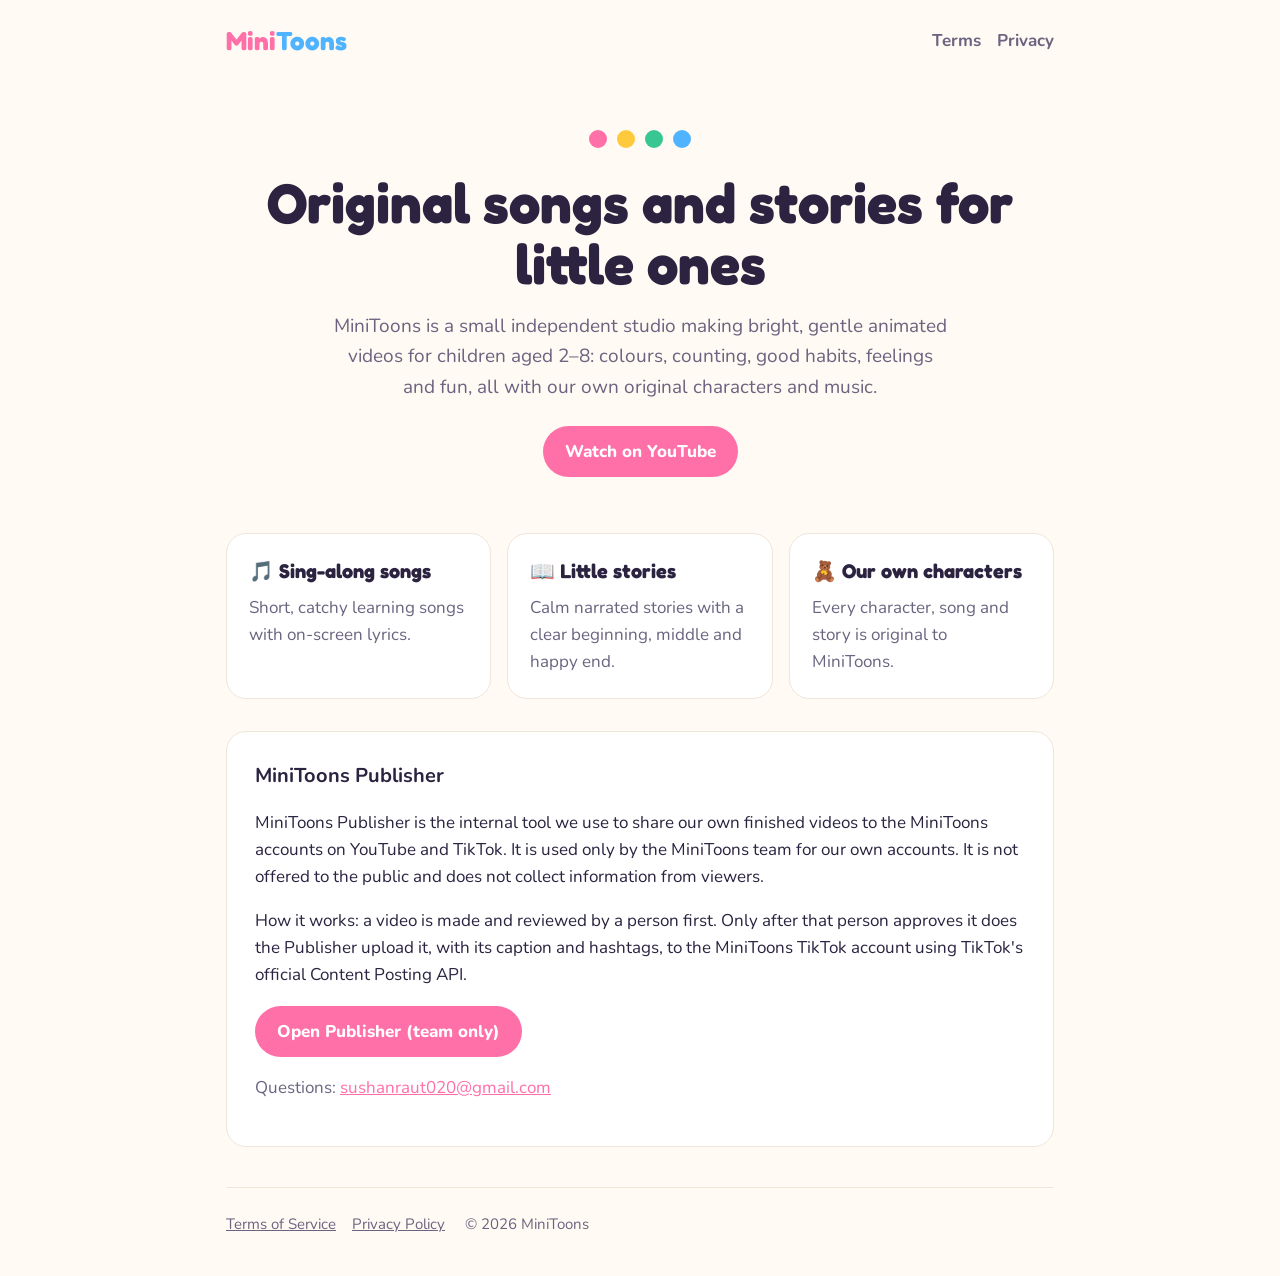
<file: index.html>
<!doctype html>
<html lang="en">
<head>
  <meta charset="utf-8">
  <meta name="viewport" content="width=device-width, initial-scale=1">
  <title>MiniToons</title>
  <meta name="description" content="MiniToons makes original animated songs and stories for young children.">
  <link rel="preconnect" href="https://fonts.googleapis.com">
  <link href="https://fonts.googleapis.com/css2?family=Fredoka:wght@600;700&family=Nunito:wght@400;700;800&display=swap" rel="stylesheet">
  <link rel="stylesheet" href="style.css">
</head>
<body>
  <div class="wrap">
    <header>
      <a class="logo" href="./"><span>Mini</span><span>Toons</span></a>
      <nav><a href="terms.html">Terms</a><a href="privacy.html">Privacy</a></nav>
    </header>

    <section class="hero">
      <div class="dots"><i style="background:var(--pink)"></i><i style="background:var(--yellow)"></i><i style="background:var(--green)"></i><i style="background:var(--blue)"></i></div>
      <h1>Original songs and stories for little ones</h1>
      <p>MiniToons is a small independent studio making bright, gentle animated videos for children aged 2–8:
        colours, counting, good habits, feelings and fun, all with our own original characters and music.</p>
      <a class="btn" href="https://www.youtube.com/@MiniToons" rel="noopener">Watch on YouTube</a>
    </section>

    <div class="grid">
      <div class="card"><h3>🎵 Sing-along songs</h3><p>Short, catchy learning songs with on-screen lyrics.</p></div>
      <div class="card"><h3>📖 Little stories</h3><p>Calm narrated stories with a clear beginning, middle and happy end.</p></div>
      <div class="card"><h3>🧸 Our own characters</h3><p>Every character, song and story is original to MiniToons.</p></div>
    </div>

    <section class="doc">
      <h2 style="margin-top:0">MiniToons Publisher</h2>
      <p>MiniToons Publisher is the internal tool we use to share our own finished videos to the MiniToons accounts
        on YouTube and TikTok. It is used only by the MiniToons team for our own accounts. It is not offered to the
        public and does not collect information from viewers.</p>
      <p>How it works: a video is made and reviewed by a person first. Only after that person approves it does the
        Publisher upload it, with its caption and hashtags, to the MiniToons TikTok account using TikTok's official
        Content Posting API.</p>
      <p><a class="btn" href="publisher.html">Open Publisher (team only)</a></p>
      <p class="muted">Questions: <a href="mailto:sushanraut020@gmail.com">sushanraut020@gmail.com</a></p>
    </section>

    <footer>
      <a href="terms.html">Terms of Service</a><a href="privacy.html">Privacy Policy</a>
      <span>© 2026 MiniToons</span>
    </footer>
  </div>
</body>
</html>
</file>
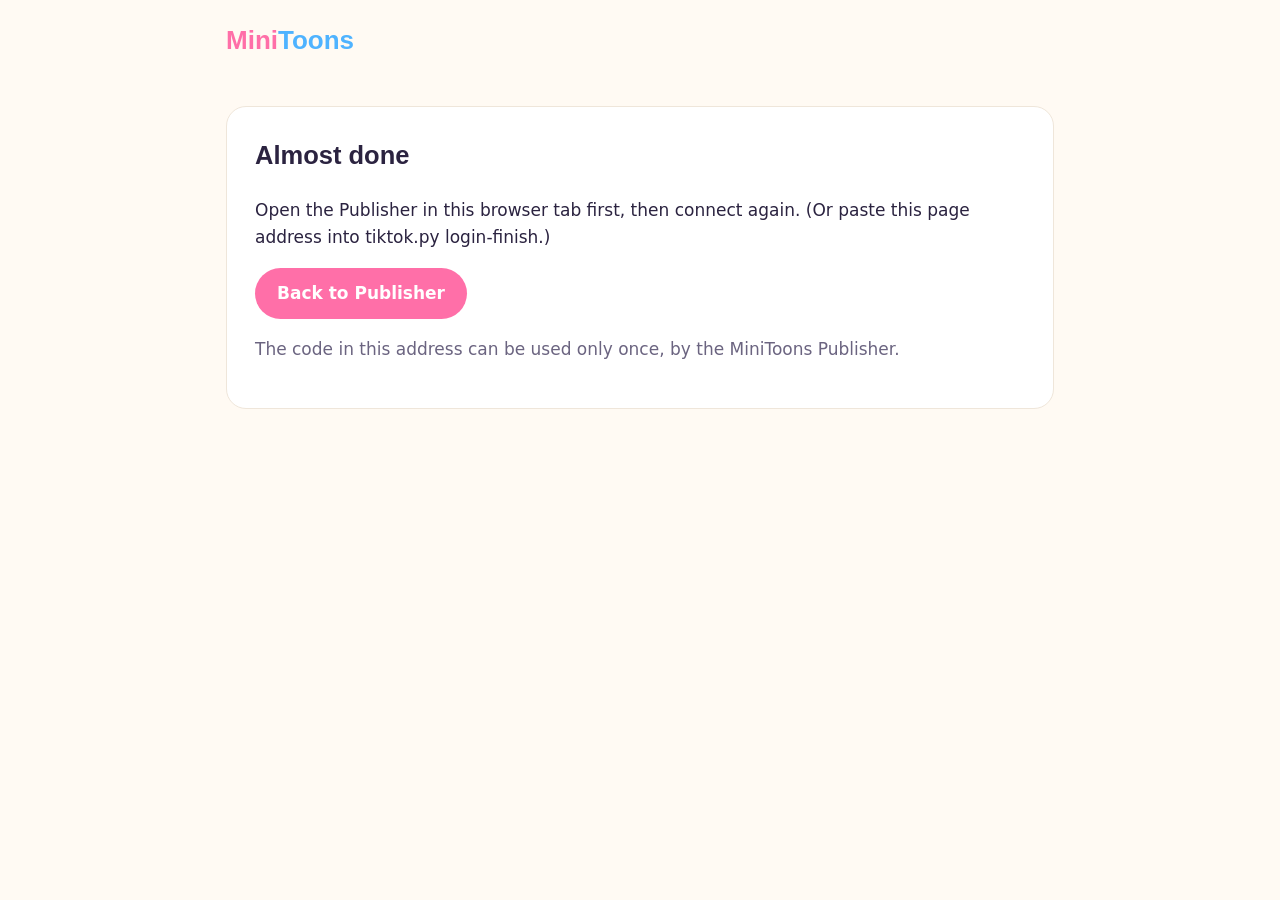
<file: callback.html>
<!doctype html>
<html lang="en">
<head>
  <meta charset="utf-8">
  <meta name="viewport" content="width=device-width, initial-scale=1">
  <meta name="robots" content="noindex">
  <title>Connecting · MiniToons</title>
  <link rel="stylesheet" href="style.css">
</head>
<body>
  <div class="wrap">
    <header><a class="logo" href="./"><span>Mini</span><span>Toons</span></a></header>
    <article class="doc">
      <h1 id="h">Connecting your TikTok account…</h1>
      <p id="msg">One moment.</p>
      <p><a class="btn" id="back" href="publisher.html" style="display:none">Back to Publisher</a></p>
      <p class="muted">The code in this address can be used only once, by the MiniToons Publisher.</p>
    </article>
  </div>
  <script>
    const q = new URLSearchParams(location.search);
    const h = document.getElementById('h'), msg = document.getElementById('msg'), back = document.getElementById('back');
    const key = sessionStorage.getItem('mt-key');
    const done = (title, text) => { h.textContent = title; msg.textContent = text; back.style.display = 'inline-block'; };
    if (q.get('error')) {
      done('Sign-in was cancelled', q.get('error_description') || q.get('error'));
    } else if (!key) {
      done('Almost done', 'Open the Publisher in this browser tab first, then connect again. (Or paste this page address into tiktok.py login-finish.)');
    } else {
      fetch('http://127.0.0.1:7777/api/tiktok/finish', {
        method: 'POST', headers: { 'Content-Type': 'application/json', 'X-Publisher-Key': key },
        body: JSON.stringify({ address: location.href }),
      }).then((r) => r.json()).then((j) => {
        if (j.ok) { h.textContent = `Connected as ${j.nickname || 'your account'} ✅`; msg.textContent = 'Taking you back…'; setTimeout(() => (location.href = 'publisher.html'), 1200); }
        else done('Could not connect', j.error || 'Unknown error');
      }).catch(() => done('Could not reach the studio computer', 'Make sure it is on and that this page may access your local network, then connect again.'));
    }
  </script>
</body>
</html>
</file>
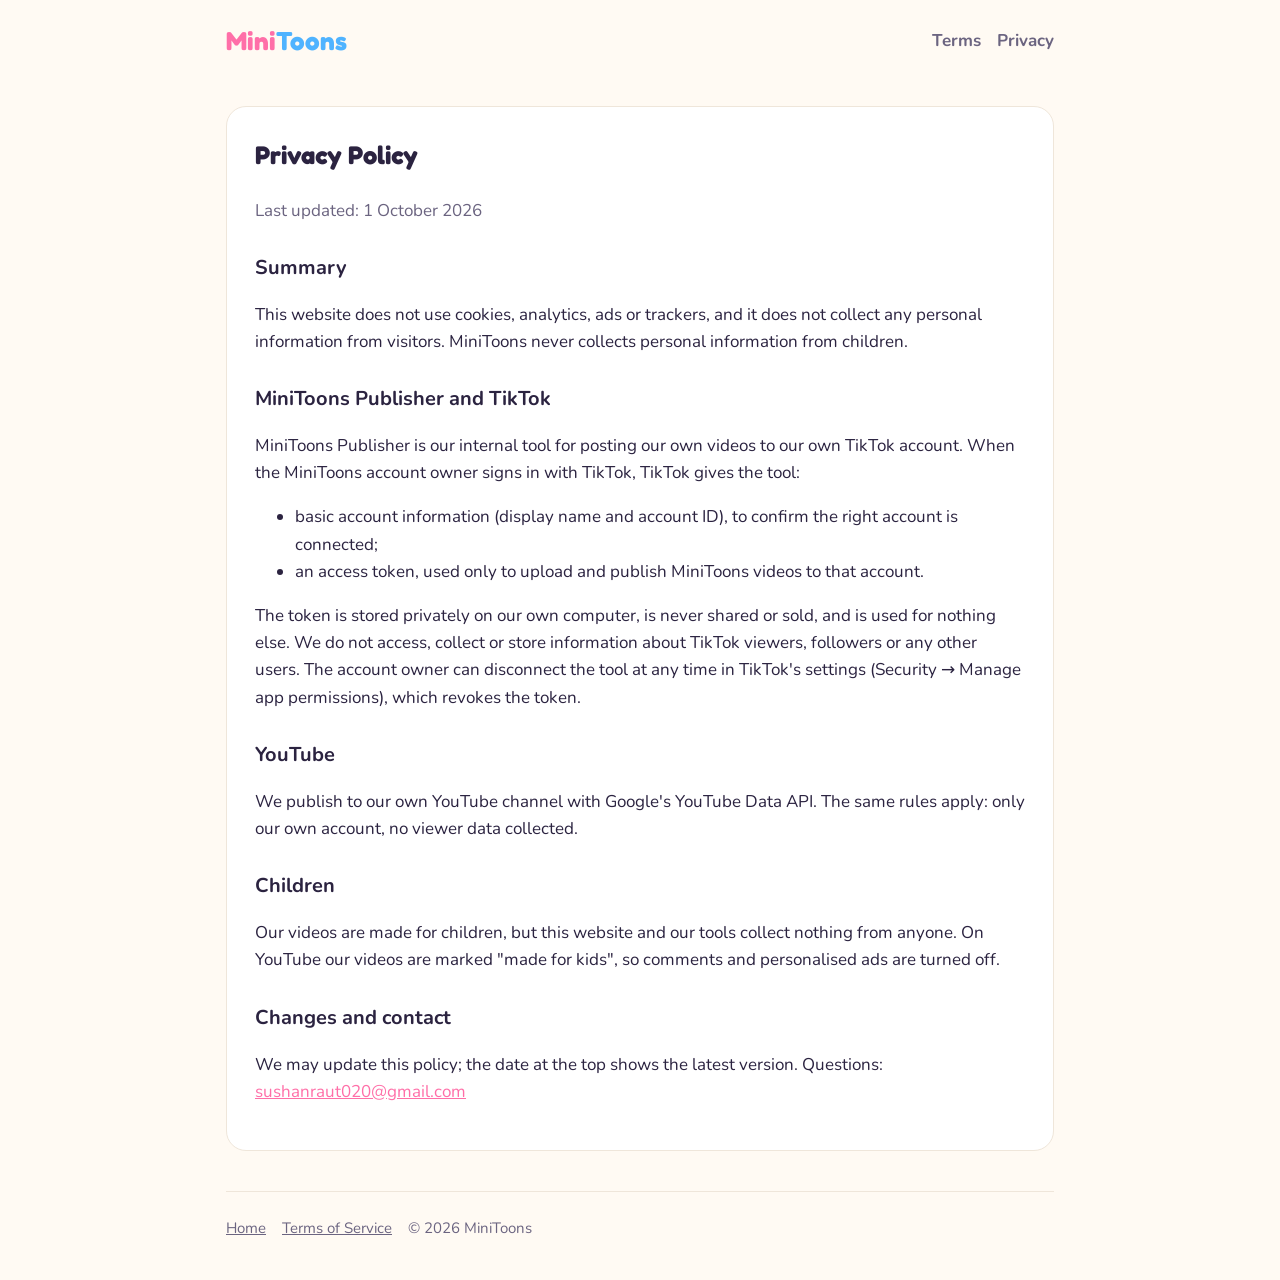
<file: privacy.html>
<!doctype html>
<html lang="en">
<head>
  <meta charset="utf-8">
  <meta name="viewport" content="width=device-width, initial-scale=1">
  <title>Privacy Policy · MiniToons</title>
  <link href="https://fonts.googleapis.com/css2?family=Fredoka:wght@600;700&family=Nunito:wght@400;700;800&display=swap" rel="stylesheet">
  <link rel="stylesheet" href="style.css">
</head>
<body>
  <div class="wrap">
    <header>
      <a class="logo" href="./"><span>Mini</span><span>Toons</span></a>
      <nav><a href="terms.html">Terms</a><a href="privacy.html">Privacy</a></nav>
    </header>
    <article class="doc">
      <h1>Privacy Policy</h1>
      <p class="muted">Last updated: 1 October 2026</p>

      <h2>Summary</h2>
      <p>This website does not use cookies, analytics, ads or trackers, and it does not collect any personal
        information from visitors. MiniToons never collects personal information from children.</p>

      <h2>MiniToons Publisher and TikTok</h2>
      <p>MiniToons Publisher is our internal tool for posting our own videos to our own TikTok account. When the
        MiniToons account owner signs in with TikTok, TikTok gives the tool:</p>
      <ul>
        <li>basic account information (display name and account ID), to confirm the right account is connected;</li>
        <li>an access token, used only to upload and publish MiniToons videos to that account.</li>
      </ul>
      <p>The token is stored privately on our own computer, is never shared or sold, and is used for nothing else.
        We do not access, collect or store information about TikTok viewers, followers or any other users.
        The account owner can disconnect the tool at any time in TikTok's settings (Security → Manage app permissions),
        which revokes the token.</p>

      <h2>YouTube</h2>
      <p>We publish to our own YouTube channel with Google's YouTube Data API. The same rules apply: only our own
        account, no viewer data collected.</p>

      <h2>Children</h2>
      <p>Our videos are made for children, but this website and our tools collect nothing from anyone. On YouTube
        our videos are marked "made for kids", so comments and personalised ads are turned off.</p>

      <h2>Changes and contact</h2>
      <p>We may update this policy; the date at the top shows the latest version. Questions:
        <a href="mailto:sushanraut020@gmail.com">sushanraut020@gmail.com</a></p>
    </article>
    <footer><a href="./">Home</a><a href="terms.html">Terms of Service</a><span>© 2026 MiniToons</span></footer>
  </div>
</body>
</html>
</file>
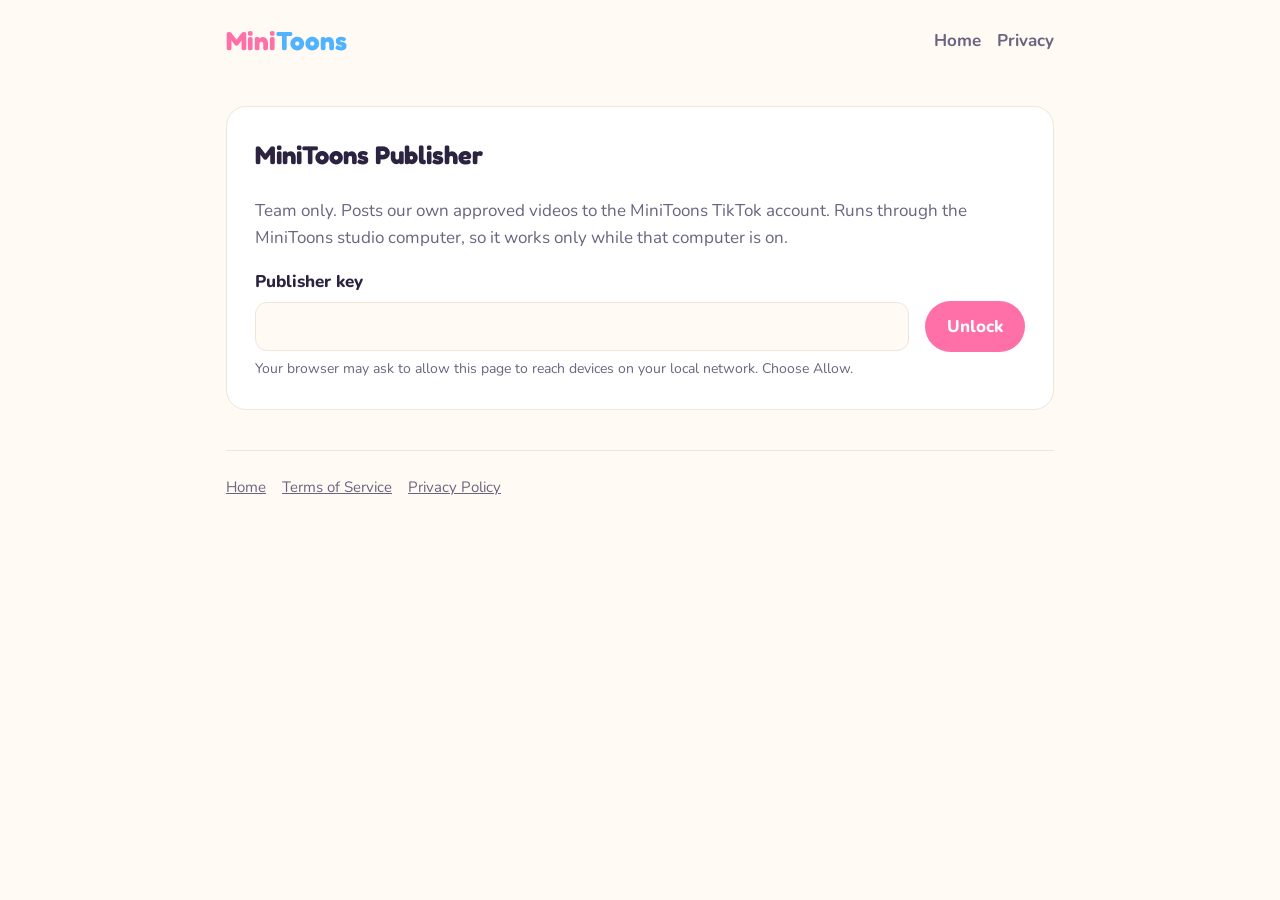
<file: publisher.html>
<!doctype html>
<html lang="en">
<head>
  <meta charset="utf-8">
  <meta name="viewport" content="width=device-width, initial-scale=1">
  <meta name="robots" content="noindex">
  <title>Publisher · MiniToons</title>
  <link href="https://fonts.googleapis.com/css2?family=Fredoka:wght@600;700&family=Nunito:wght@400;700;800&display=swap" rel="stylesheet">
  <link rel="stylesheet" href="style.css">
  <style>
    .row { display: flex; gap: 16px; align-items: center; flex-wrap: wrap; }
    .avatar { width: 48px; height: 48px; border-radius: 50%; background: var(--line); object-fit: cover; }
    .list { display: grid; gap: 10px; margin-top: 12px; }
    .vid { display: flex; justify-content: space-between; gap: 12px; align-items: center; padding: 12px 14px;
           border: 1px solid var(--line); border-radius: 14px; cursor: pointer; background: var(--bg); }
    .vid.sel { border-color: var(--pink); box-shadow: 0 0 0 2px var(--pink) inset; }
    .vid small { color: var(--muted); }
    .pill { font-size: 13px; font-weight: 800; padding: 3px 10px; border-radius: 999px; background: var(--line); white-space: nowrap; }
    .pill.posted { background: #d6f5e8; color: #137a52; } .pill.failed { background: #ffe1e6; color: #b3123b; }
    .pill.posting { background: #fff1c9; color: #8a6100; }
    .compose { display: grid; grid-template-columns: minmax(0, 260px) 1fr; gap: 24px; margin-top: 16px; }
    @media (max-width: 700px) { .compose { grid-template-columns: 1fr; } }
    video { width: 100%; border-radius: 16px; background: #000; aspect-ratio: 9 / 16; object-fit: contain; }
    label.f { display: block; font-weight: 800; margin: 14px 0 6px; }
    textarea, select, input[type=password] { width: 100%; font: inherit; padding: 10px 12px; border-radius: 12px;
      border: 1px solid var(--line); background: var(--bg); color: var(--ink); }
    textarea { min-height: 110px; resize: vertical; }
    .checks label { display: inline-flex; gap: 6px; align-items: center; margin: 4px 16px 4px 0; }
    .checks label.off { color: var(--muted); }
    .note { font-size: 14px; color: var(--muted); margin: 6px 0 0; }
    .switch { display: flex; justify-content: space-between; align-items: center; margin-top: 16px; font-weight: 800; }
    .sub { margin: 8px 0 0 4px; }
    .btn[disabled] { opacity: .45; cursor: not-allowed; }
    button.btn { border: 0; cursor: pointer; font: inherit; font-weight: 800; }
    .btn.ghost { background: transparent; color: var(--pink); border: 2px solid var(--pink); }
    .msg { margin-top: 14px; padding: 12px 14px; border-radius: 12px; background: var(--bg); border: 1px solid var(--line); }
    .msg.err { border-color: #f3a3b5; color: #b3123b; }
    .hide { display: none !important; }
  </style>
</head>
<body>
  <div class="wrap">
    <header>
      <a class="logo" href="./"><span>Mini</span><span>Toons</span></a>
      <nav><a href="./">Home</a><a href="privacy.html">Privacy</a></nav>
    </header>

    <article class="doc">
      <h1>MiniToons Publisher</h1>
      <p class="muted">Team only. Posts our own approved videos to the MiniToons TikTok account. Runs through the
        MiniToons studio computer, so it works only while that computer is on.</p>

      <!-- 1. Unlock -->
      <section id="unlock">
        <label class="f" for="key">Publisher key</label>
        <div class="row"><input id="key" type="password" autocomplete="current-password" style="flex:1;min-width:220px">
          <button class="btn" id="unlockBtn">Unlock</button></div>
        <p class="note">Your browser may ask to allow this page to reach devices on your local network. Choose Allow.</p>
      </section>

      <!-- 2. Account -->
      <section id="account" class="hide">
        <h2>TikTok account</h2>
        <div class="row" id="connected" style="display:none">
          <img class="avatar" id="avatar" alt="">
          <div style="flex:1"><b id="nick"></b><br><small class="muted" id="uname"></small></div>
          <button class="btn ghost" id="reconnect">Switch account</button>
        </div>
        <div id="notConnected" style="display:none">
          <p>No TikTok account is connected yet.</p>
          <button class="btn" id="connect">Connect TikTok</button>
        </div>
      </section>

      <!-- 3. Videos -->
      <section id="videos" class="hide">
        <h2>Approved videos</h2>
        <div class="list" id="list"></div>
      </section>

      <!-- 4. Compose (TikTok Direct Post requirements) -->
      <section id="compose" class="hide">
        <h2>Post to TikTok</h2>
        <div class="compose">
          <div><video id="preview" controls playsinline></video><p class="note" id="dur"></p></div>
          <div>
            <div class="row"><img class="avatar" id="avatar2" alt=""><b id="nick2"></b></div>

            <label class="f" for="caption">Caption</label>
            <textarea id="caption" maxlength="2200"></textarea>

            <label class="f" for="privacy">Who can view this video</label>
            <select id="privacy"><option value="" selected disabled>Select who can view</option></select>
            <p class="note" id="privNote"></p>

            <label class="f">Allow users to</label>
            <div class="checks">
              <label id="lc"><input type="checkbox" id="comment"> Comment</label>
              <label id="ld"><input type="checkbox" id="duet"> Duet</label>
              <label id="ls"><input type="checkbox" id="stitch"> Stitch</label>
            </div>

            <div class="switch"><span>Disclose video content</span><input type="checkbox" id="disclose"></div>
            <p class="note">Turn on to disclose that this video promotes goods or services in exchange for something of value.</p>
            <div id="discloseBox" class="sub hide">
              <div class="checks">
                <label><input type="checkbox" id="brandOrganic"> Your brand</label>
                <label><input type="checkbox" id="brandContent"> Branded content</label>
              </div>
              <p class="note" id="discloseNote">Select at least one option.</p>
            </div>

            <label class="checks" style="display:flex;margin-top:16px"><input type="checkbox" id="saveDefaults">
              &nbsp;Use these settings for this account's scheduled posts</label>

            <p class="note" id="consent" style="margin-top:16px">By posting, you agree to TikTok's
              <a href="https://www.tiktok.com/legal/page/global/music-usage-confirmation/en" target="_blank" rel="noopener">Music Usage Confirmation</a>.</p>

            <div class="row" style="margin-top:14px">
              <button class="btn" id="postBtn" disabled>Post to TikTok</button>
              <button class="btn ghost" id="cancelBtn">Cancel</button>
            </div>
            <div id="postMsg" class="msg hide"></div>
          </div>
        </div>
      </section>

      <div id="msg" class="msg hide"></div>
    </article>
    <footer><a href="./">Home</a><a href="terms.html">Terms of Service</a><a href="privacy.html">Privacy Policy</a></footer>
  </div>

<script>
const API = 'http://127.0.0.1:7777/api/tiktok';
const LABELS = { PUBLIC_TO_EVERYONE: 'Everyone', MUTUAL_FOLLOW_FRIENDS: 'Friends', FOLLOWER_OF_CREATOR: 'Followers', SELF_ONLY: 'Only me' };
const $ = (id) => document.getElementById(id);
let key = sessionStorage.getItem('mt-key') || '';
let status = null, items = [], current = null, poll = null;

function show(id, on = true) { $(id).classList.toggle('hide', !on); }
function message(text, err = false, box = 'msg') { const m = $(box); m.textContent = text; m.className = 'msg' + (err ? ' err' : ''); show(box, !!text); }

async function api(path, opts = {}) {
  const res = await fetch(API + path, { ...opts, headers: { 'X-Publisher-Key': key, 'Content-Type': 'application/json', ...(opts.headers || {}) } });
  const j = await res.json().catch(() => ({}));
  if (!res.ok) throw new Error(j.error || `HTTP ${res.status}`);
  return j;
}

async function unlock() {
  key = $('key').value.trim() || key;
  try {
    status = await api('/status');
    sessionStorage.setItem('mt-key', key);
    show('unlock', false); show('account'); message('');
    renderAccount();
    if (status.connected) await loadItems();
  } catch (e) {
    message(e.message === 'Failed to fetch' ? 'Could not reach the MiniToons studio computer. Is it on, and did you allow local network access?' : e.message, true);
  }
}

function renderAccount() {
  $('connected').style.display = status.connected ? 'flex' : 'none';
  $('notConnected').style.display = status.connected ? 'none' : 'block';
  if (!status.connected) return;
  for (const [img, nick] of [['avatar', 'nick'], ['avatar2', 'nick2']]) { $(img).src = status.avatar || ''; $(nick).textContent = status.nickname || ''; }
  $('uname').textContent = status.username ? '@' + status.username : '';
}

async function connect() {
  try { const { url } = await api('/login-url'); location.href = url; } catch (e) { message(e.message, true); }
}

async function loadItems() {
  const r = await api('/items');
  items = r.items || [];
  show('videos');
  $('list').innerHTML = items.map((i) => `<div class="vid ${current && current.id === i.id ? 'sel' : ''}" data-id="${i.id}">
      <div><b>${esc((i.caption || '').split('\n')[0])}</b><br><small>${esc(i.kind)} · ${esc(i.episode)}${i.due ? ' · scheduled ' + new Date(i.due).toLocaleString() : ''}${i.error ? ' · ' + esc(i.error) : ''}</small></div>
      <span class="pill ${esc(i.status)}">${esc(i.status === 'posted' ? 'posted · ' + (LABELS[i.privacy] || i.privacy) : i.status)}</span></div>`).join('')
    || '<p class="muted">No approved videos yet. Approve a video for publishing in Telegram or Mission Control and it appears here.</p>';
  document.querySelectorAll('.vid').forEach((el) => el.onclick = () => choose(el.dataset.id));
  if (current) {
    const c = items.find((i) => i.id === current.id);
    if (c && c.status !== current.status) afterStatus(c);
    current = c || current;
  }
}

function choose(id) {
  current = items.find((i) => i.id === id);
  if (!current || current.status === 'posted' || current.status === 'posting') return message(current ? `This video is ${current.status}.` : '', false);
  message('');
  show('compose'); show('postMsg', false);
  $('preview').src = `${API}/preview?id=${encodeURIComponent(id)}&key=${encodeURIComponent(key)}`;
  $('caption').value = current.caption || '';
  const sel = $('privacy');
  sel.innerHTML = '<option value="" selected disabled>Select who can view</option>' +
    (status.privacy_options || []).map((p) => `<option value="${p}">${LABELS[p] || p}</option>`).join('');
  $('privNote').textContent = (status.privacy_options || []).length === 1 && status.privacy_options[0] === 'SELF_ONLY'
    ? 'This app can only post privately until TikTok completes its review.' : '';
  for (const [box, lab, off] of [['comment', 'lc', status.comment_disabled], ['duet', 'ld', status.duet_disabled], ['stitch', 'ls', status.stitch_disabled]]) {
    $(box).checked = false; $(box).disabled = !!off; $(lab).classList.toggle('off', !!off);
    $(lab).title = off ? 'Turned off in your TikTok privacy settings' : '';
  }
  $('disclose').checked = false; $('brandOrganic').checked = false; $('brandContent').checked = false; $('saveDefaults').checked = false;
  show('discloseBox', false);
  $('preview').onloadedmetadata = () => {
    const d = $('preview').duration;
    $('dur').textContent = `${Math.round(d)} s` + (status.max_seconds && d > status.max_seconds ? ` · longer than TikTok allows (${status.max_seconds} s)` : '');
    validate();
  };
  document.querySelectorAll('.vid').forEach((el) => el.classList.toggle('sel', el.dataset.id === id));
  validate();
  $('compose').scrollIntoView({ behavior: 'smooth' });
}

function validate() {
  const disclose = $('disclose').checked, organic = $('brandOrganic').checked, branded = $('brandContent').checked;
  show('discloseBox', disclose);
  // Branded content can't be private.
  const selfOnly = [...$('privacy').options].find((o) => o.value === 'SELF_ONLY');
  if (selfOnly) { selfOnly.disabled = disclose && branded; selfOnly.textContent = disclose && branded ? 'Only me (not allowed for branded content)' : 'Only me'; }
  if (disclose && branded && $('privacy').value === 'SELF_ONLY') $('privacy').value = '';
  let note = 'Select at least one option.';
  if (disclose && branded) note = "Your video will be labeled as 'Paid partnership'.";
  else if (disclose && organic) note = "Your video will be labeled as 'Promotional content'.";
  $('discloseNote').textContent = note;
  $('consent').innerHTML = disclose && branded
    ? "By posting, you agree to TikTok's <a href='https://www.tiktok.com/legal/page/global/bc-policy/en' target='_blank' rel='noopener'>Branded Content Policy</a> and <a href='https://www.tiktok.com/legal/page/global/music-usage-confirmation/en' target='_blank' rel='noopener'>Music Usage Confirmation</a>."
    : "By posting, you agree to TikTok's <a href='https://www.tiktok.com/legal/page/global/music-usage-confirmation/en' target='_blank' rel='noopener'>Music Usage Confirmation</a>.";
  const d = $('preview').duration;
  const tooLong = status.max_seconds && d && d > status.max_seconds;
  $('postBtn').disabled = !$('privacy').value || (disclose && !organic && !branded) || tooLong || !$('caption').value.trim();
}

async function postNow() {
  $('postBtn').disabled = true;
  try {
    await api('/post', { method: 'POST', body: JSON.stringify({
      id: current.id, caption: $('caption').value, privacy: $('privacy').value,
      comment: $('comment').checked, duet: $('duet').checked, stitch: $('stitch').checked,
      brandOrganic: $('disclose').checked && $('brandOrganic').checked, brandContent: $('disclose').checked && $('brandContent').checked,
      saveDefaults: $('saveDefaults').checked }) });
    current.status = 'posting';
    message('Uploading to TikTok… It can take a few minutes for the video to be processed and appear on the profile.', false, 'postMsg');
    clearInterval(poll);
    poll = setInterval(loadItems, 8000);
    loadItems();
  } catch (e) { message(e.message, true, 'postMsg'); $('postBtn').disabled = false; }
}

function afterStatus(c) {
  if (c.status === 'posted') {
    clearInterval(poll);
    message(`Posted to TikTok (${LABELS[c.privacy] || c.privacy}). It may take a few minutes to show on the profile.`, false, 'postMsg');
  } else if (c.status === 'failed') {
    clearInterval(poll);
    message(`TikTok didn't accept it: ${c.error || 'unknown error'}`, true, 'postMsg');
  }
}

function esc(s) { return String(s ?? '').replace(/[&<>"']/g, (c) => ({ '&': '&amp;', '<': '&lt;', '>': '&gt;', '"': '&quot;', "'": '&#39;' }[c])); }

$('unlockBtn').onclick = unlock;
$('key').onkeydown = (e) => { if (e.key === 'Enter') unlock(); };
$('connect').onclick = connect;
$('reconnect').onclick = connect;
$('postBtn').onclick = postNow;
$('cancelBtn').onclick = () => { show('compose', false); current = null; loadItems(); };
for (const id of ['privacy', 'disclose', 'brandOrganic', 'brandContent', 'caption']) $(id).addEventListener('input', validate);
for (const id of ['comment', 'duet', 'stitch']) $(id).addEventListener('change', validate);
if (key) unlock();
</script>
</body>
</html>
</file>
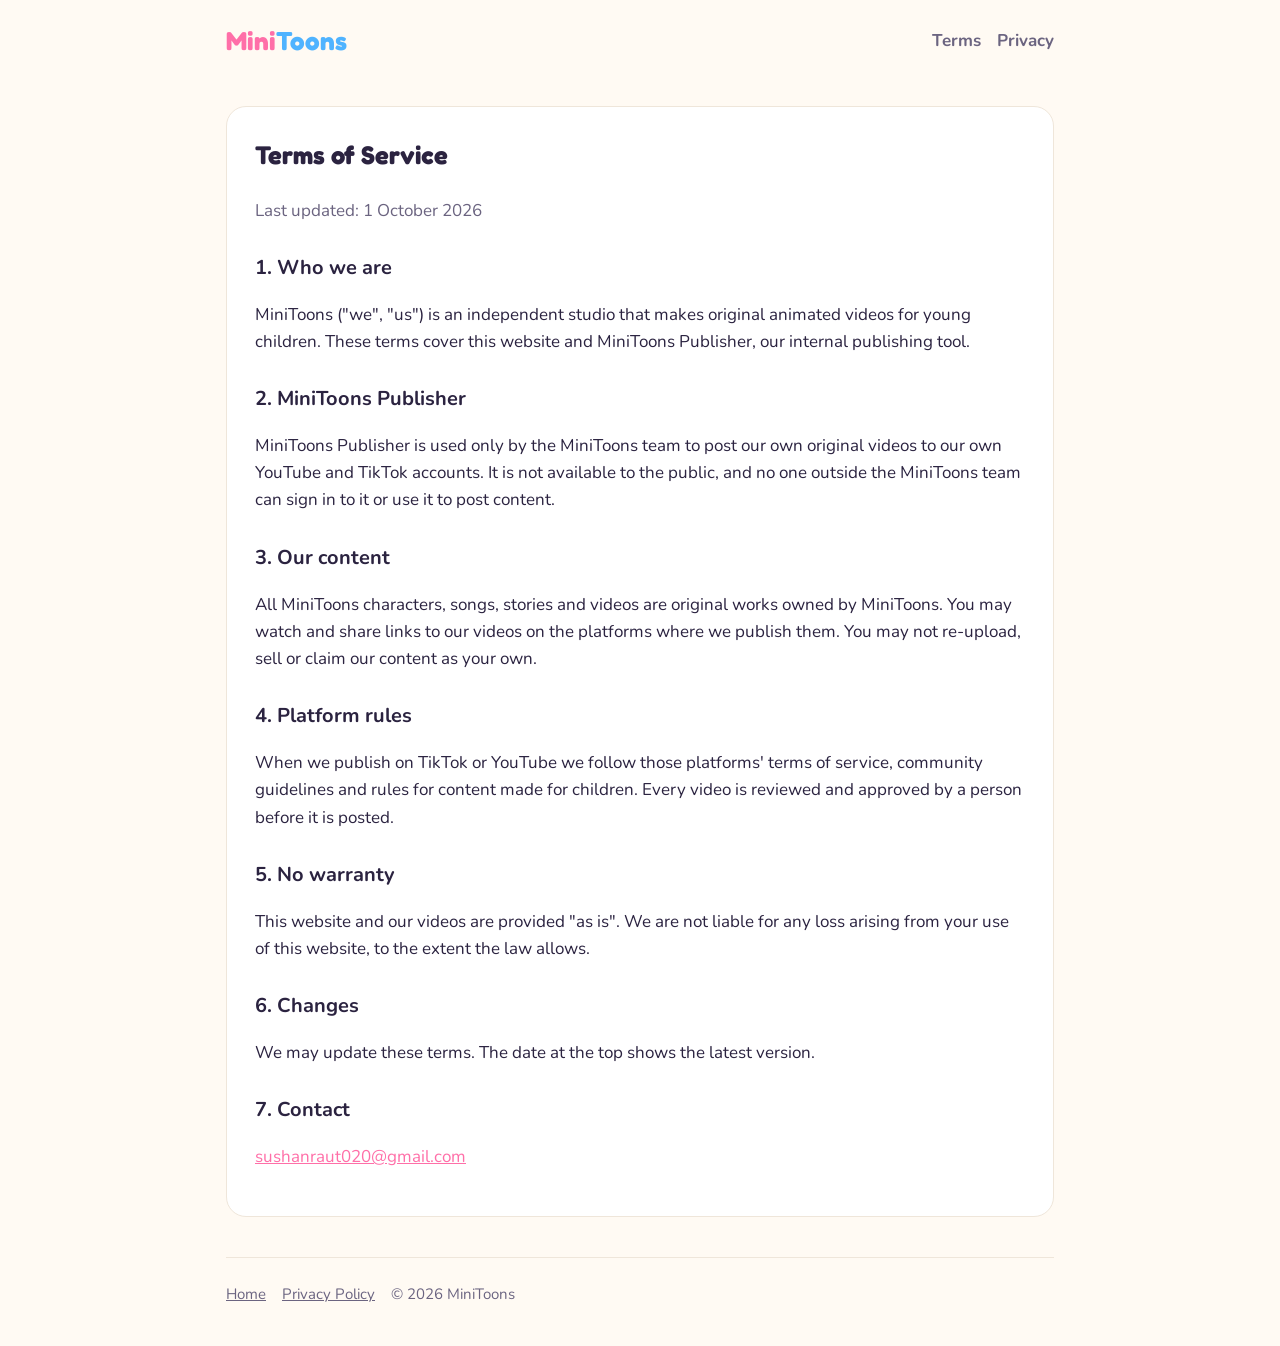
<file: terms.html>
<!doctype html>
<html lang="en">
<head>
  <meta charset="utf-8">
  <meta name="viewport" content="width=device-width, initial-scale=1">
  <title>Terms of Service · MiniToons</title>
  <link href="https://fonts.googleapis.com/css2?family=Fredoka:wght@600;700&family=Nunito:wght@400;700;800&display=swap" rel="stylesheet">
  <link rel="stylesheet" href="style.css">
</head>
<body>
  <div class="wrap">
    <header>
      <a class="logo" href="./"><span>Mini</span><span>Toons</span></a>
      <nav><a href="terms.html">Terms</a><a href="privacy.html">Privacy</a></nav>
    </header>
    <article class="doc">
      <h1>Terms of Service</h1>
      <p class="muted">Last updated: 1 October 2026</p>

      <h2>1. Who we are</h2>
      <p>MiniToons ("we", "us") is an independent studio that makes original animated videos for young children.
        These terms cover this website and MiniToons Publisher, our internal publishing tool.</p>

      <h2>2. MiniToons Publisher</h2>
      <p>MiniToons Publisher is used only by the MiniToons team to post our own original videos to our own YouTube
        and TikTok accounts. It is not available to the public, and no one outside the MiniToons team can sign in
        to it or use it to post content.</p>

      <h2>3. Our content</h2>
      <p>All MiniToons characters, songs, stories and videos are original works owned by MiniToons. You may watch
        and share links to our videos on the platforms where we publish them. You may not re-upload, sell or claim
        our content as your own.</p>

      <h2>4. Platform rules</h2>
      <p>When we publish on TikTok or YouTube we follow those platforms' terms of service, community guidelines and
        rules for content made for children. Every video is reviewed and approved by a person before it is posted.</p>

      <h2>5. No warranty</h2>
      <p>This website and our videos are provided "as is". We are not liable for any loss arising from your use of
        this website, to the extent the law allows.</p>

      <h2>6. Changes</h2>
      <p>We may update these terms. The date at the top shows the latest version.</p>

      <h2>7. Contact</h2>
      <p><a href="mailto:sushanraut020@gmail.com">sushanraut020@gmail.com</a></p>
    </article>
    <footer><a href="./">Home</a><a href="privacy.html">Privacy Policy</a><span>© 2026 MiniToons</span></footer>
  </div>
</body>
</html>
</file>
<file: style.css>
:root {
  --bg: #fffaf3; --ink: #2b2340; --muted: #6b6480; --card: #ffffff; --line: #efe6da;
  --pink: #ff6fa8; --blue: #4fb3ff; --yellow: #ffc93c; --green: #38c793;
}
@media (prefers-color-scheme: dark) {
  :root { --bg: #1b1726; --ink: #f5f1ff; --muted: #b3acc7; --card: #262036; --line: #372f4c; }
}
* { box-sizing: border-box; }
body { margin: 0; background: var(--bg); color: var(--ink); font: 17px/1.6 "Nunito", system-ui, sans-serif; }
a { color: var(--pink); }
.wrap { max-width: 860px; margin: 0 auto; padding: 0 16px; }
header { padding: 20px 0; display: flex; align-items: center; justify-content: space-between; gap: 12px; flex-wrap: wrap; }
.logo { font-family: "Fredoka", "Nunito", sans-serif; font-weight: 700; font-size: 26px; text-decoration: none; color: var(--ink); }
.logo span:nth-child(1) { color: var(--pink); } .logo span:nth-child(2) { color: var(--blue); }
nav a { margin-left: 16px; color: var(--muted); text-decoration: none; font-weight: 700; }
nav a:hover { color: var(--pink); }
.hero { padding: 48px 0 24px; text-align: center; }
.hero h1 { font-family: "Fredoka", sans-serif; font-size: clamp(34px, 7vw, 56px); line-height: 1.1; margin: 0 0 16px; }
.hero p { color: var(--muted); font-size: 19px; max-width: 620px; margin: 0 auto 24px; }
.dots { display: flex; justify-content: center; gap: 10px; margin-bottom: 24px; }
.dots i { width: 18px; height: 18px; border-radius: 50%; display: block; }
.btn { display: inline-block; background: var(--pink); color: #fff; padding: 12px 22px; border-radius: 999px; font-weight: 800; text-decoration: none; }
.grid { display: grid; grid-template-columns: repeat(auto-fit, minmax(220px, 1fr)); gap: 16px; margin: 32px 0; }
.card { background: var(--card); border: 1px solid var(--line); border-radius: 20px; padding: 22px; }
.card h3 { margin: 0 0 6px; font-family: "Fredoka", sans-serif; }
.card p { margin: 0; color: var(--muted); }
.doc { background: var(--card); border: 1px solid var(--line); border-radius: 20px; padding: 28px; margin: 24px 0 40px; }
.doc h1 { font-family: "Fredoka", sans-serif; margin-top: 0; }
.doc h2 { font-size: 20px; margin-top: 28px; }
.muted { color: var(--muted); }
code { background: var(--bg); padding: 2px 6px; border-radius: 6px; word-break: break-all; }
footer { border-top: 1px solid var(--line); padding: 24px 0 40px; color: var(--muted); font-size: 15px; }
footer a { color: var(--muted); margin-right: 16px; }
</file>
